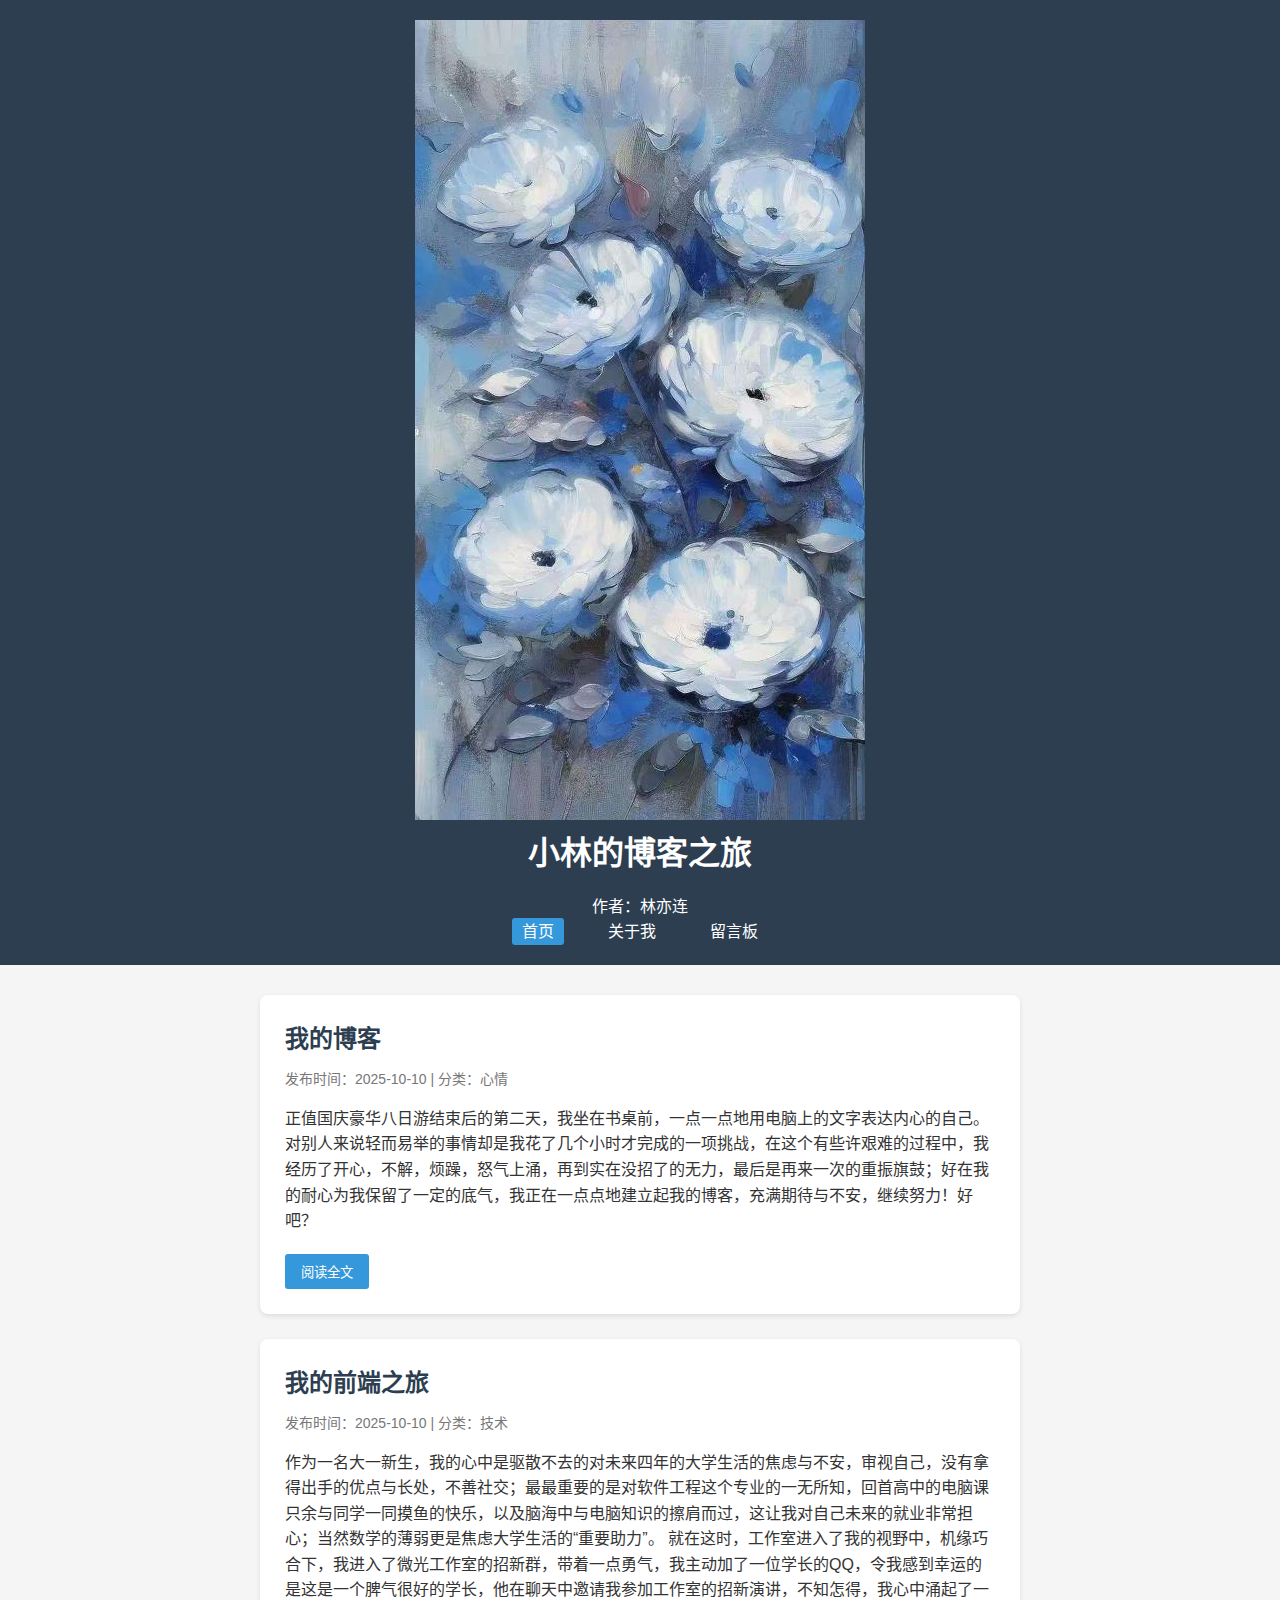
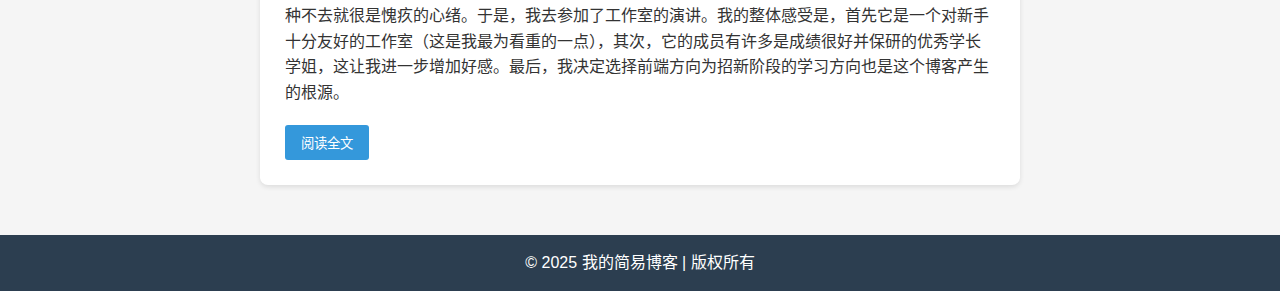
<file: my-blog/index.html>
<!DOCTYPE html>
<html lang="zh-CN">
<head>
    <meta charset="UTF-8">
    <meta name="viewport" content="width=device-width, initial-scale=1.0">
    <title>我的博客</title>
    <link rel="stylesheet" href="style.css">
</head>
<body>
    <header class="blog-header">
        <div
    class="avatar-container">
    <img src="avatar.jpg" alt="我的头像” class="blog-avatar">
</div>
<div
class="blog-title-area">
<h1 class="blog-title">小林的博客之旅</h1>
<p class="blog-author">作者：林亦连</p>
</div>
        <nav class="blog-nav">
            <a href=" " class="active">首页</a >
            <a href="#">关于我</a >
            <a href="#">留言板</a > 
        </nav>
    </header>

    <main class="blog-content">
        <article class="blog-post">
            <h2 class="post-title">我的博客</h2>
            <div class="post-meta">发布时间：2025-10-10 | 分类：心情</div>
            <p class="post-excerpt">正值国庆豪华八日游结束后的第二天，我坐在书桌前，一点一点地用电脑上的文字表达内心的自己。对别人来说轻而易举的事情却是我花了几个小时才完成的一项挑战，在这个有些许艰难的过程中，我经历了开心，不解，烦躁，怒气上涌，再到实在没招了的无力，最后是再来一次的重振旗鼓；好在我的耐心为我保留了一定的底气，我正在一点点地建立起我的博客，充满期待与不安，继续努力！好吧？</p >
            <button class="read-more">阅读全文</button>
        </article>

        <article class="blog-post">
            <h2 class="post-title">我的前端之旅</h2>
            <div class="post-meta">发布时间：2025-10-10 | 分类：技术</div>
            <p class="post-excerpt">作为一名大一新生，我的心中是驱散不去的对未来四年的大学生活的焦虑与不安，审视自己，没有拿得出手的优点与长处，不善社交；最最重要的是对软件工程这个专业的一无所知，回首高中的电脑课只余与同学一同摸鱼的快乐，以及脑海中与电脑知识的擦肩而过，这让我对自己未来的就业非常担心；当然数学的薄弱更是焦虑大学生活的“重要助力”。  
就在这时，工作室进入了我的视野中，机缘巧合下，我进入了微光工作室的招新群，带着一点勇气，我主动加了一位学长的QQ，令我感到幸运的是这是一个脾气很好的学长，他在聊天中邀请我参加工作室的招新演讲，不知怎得，我心中涌起了一种不去就很是愧疚的心绪。于是，我去参加了工作室的演讲。我的整体感受是，首先它是一个对新手十分友好的工作室（这是我最为看重的一点），其次，它的成员有许多是成绩很好并保研的优秀学长学姐，这让我进一步增加好感。最后，我决定选择前端方向为招新阶段的学习方向也是这个博客产生的根源。</p >
            <button class="read-more">阅读全文</button>
        </article>
    </main>

    <footer class="blog-footer">
        <p>© 2025 我的简易博客 | 版权所有</p >
    </footer>

    <script src="script.js"></script>
</body>
</html>
</file>
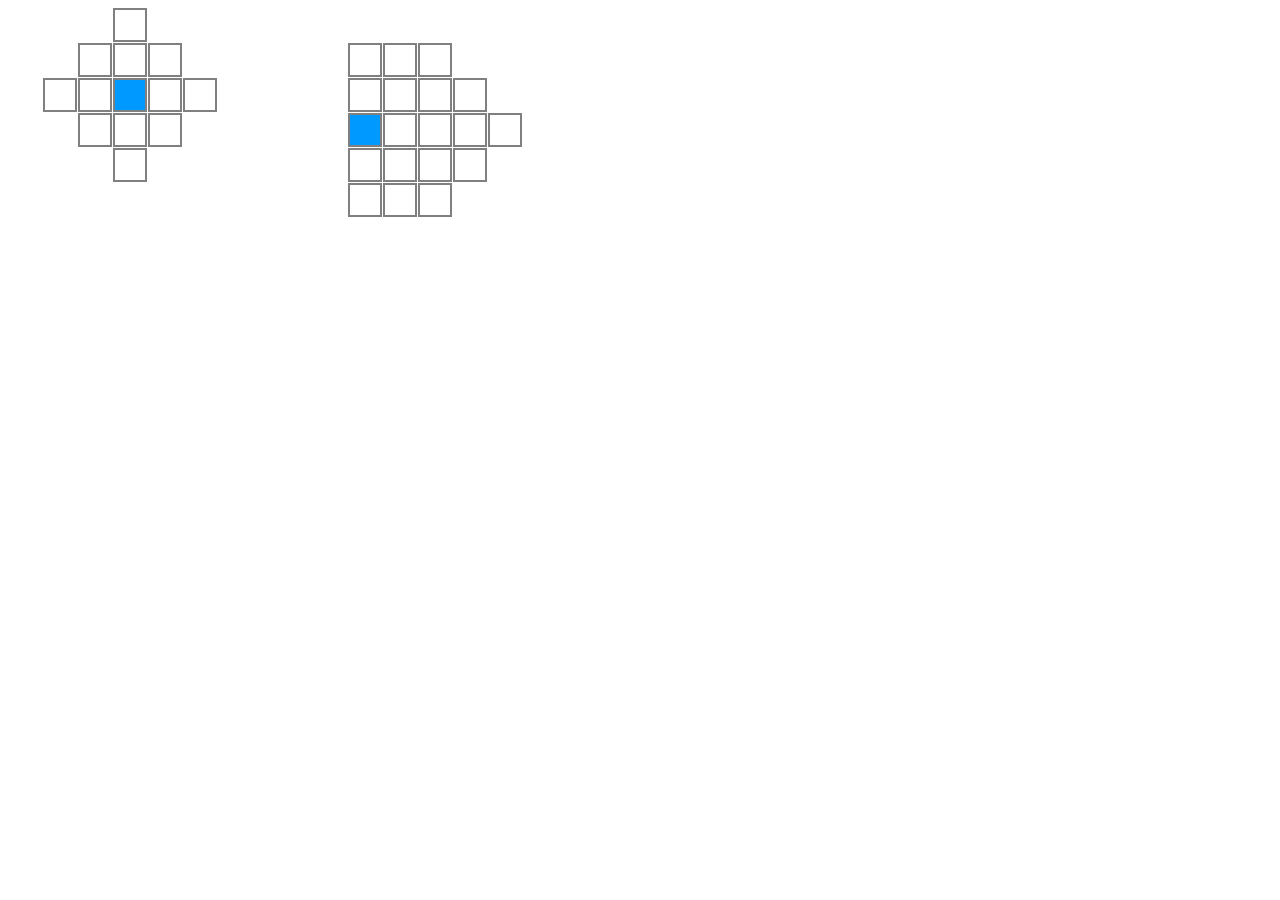
<file: 林亦连-2025090903029-前端03.html>
<!DOCTYPE html>
<html>
<head>
  <meta charset="UTF-8">
  <title>前端03</title>
  <style>
    body {
      display: flex;
      flex-direction: row;
      align-items: center;
      gap: 100px; 
    }
    .container {
      display: grid;
      gap: 5px; 
    }
    .box {
      border: 2px solid gray;
      width: 30px;
      height: 30px;
    }
    .blue {
      background-color: #0099ff; 
    }
      .cross-container {
      grid-template-columns: repeat(7, 30px);
      grid-template-rows: repeat(7, 30px);
    }
    .cross-1 { grid-row: 1 / 2; grid-column: 4 / 5; }
    .cross-2 { grid-row: 2 / 3; grid-column: 3 / 4; }
    .cross-3 { grid-row: 2 / 3; grid-column: 4 / 5; }
    .cross-4 { grid-row: 2 / 3; grid-column: 5 / 6; }
    .cross-5 { grid-row: 3 / 4; grid-column: 2 / 3; }
    .cross-6 { grid-row: 3 / 4; grid-column: 3 / 4; }
    .cross-7 { grid-row: 3 / 4; grid-column: 4 / 5; background-color: #0099ff; }
    .cross-8 { grid-row: 3 / 4; grid-column: 5 / 6; }
    .cross-9 { grid-row: 3 / 4; grid-column: 6 / 7; }
    .cross-10 { grid-row: 4 / 5; grid-column: 3 / 4; }
    .cross-11 { grid-row: 4 / 5; grid-column: 4 / 5; }
    .cross-12 { grid-row: 4 / 5; grid-column: 5 / 6; }
    .cross-13 { grid-row: 5 / 6; grid-column: 4 / 5; }
    .irregular-container {
      grid-template-columns: repeat(6, 30px);
      grid-template-rows: repeat(5, 30px);
    }
    .irregular-1 { grid-row: 1 / 2; grid-column: 1 / 2; }
    .irregular-2 { grid-row: 1 / 2; grid-column: 2 / 3; }
    .irregular-3 { grid-row: 1 / 2; grid-column: 3 / 4; }
    .irregular-4 { grid-row: 2 / 3; grid-column: 1 / 2; }
    .irregular-5 { grid-row: 2 / 3; grid-column: 2 / 3; }
    .irregular-6 { grid-row: 2 / 3; grid-column: 3 / 4; }
    .irregular-7 { grid-row: 2 / 3; grid-column: 4 / 5; }
    .irregular-8 { grid-row: 3 / 4; grid-column: 1 / 2; background-color: #0099ff; }
    .irregular-9 { grid-row: 3 / 4; grid-column: 2 / 3; }
    .irregular-10 { grid-row: 3 / 4; grid-column: 3 / 4; }
    .irregular-11 { grid-row: 3 / 4; grid-column: 4 / 5; }
    .irregular-12 { grid-row: 3 / 4; grid-column: 5 / 6; }
    .irregular-13 { grid-row: 4 / 5; grid-column: 1 / 2; }
    .irregular-14 { grid-row: 4 / 5; grid-column: 2 / 3; }
    .irregular-15 { grid-row: 4 / 5; grid-column: 3 / 4; }
    .irregular-16 { grid-row: 4 / 5; grid-column: 4 / 5; }
    .irregular-17{ grid-row: 5 / 6; grid-column: 1 / 2; }
    .irregular-18 { grid-row: 5 / 6; grid-column: 2 / 3; }
    .irregular-19 { grid-row: 5 / 6; grid-column: 3 / 4; }
  </style>
</head>
<body>
    <div class="container cross-container">
    <div class="box cross-1"></div>
    <div class="box cross-2"></div>
    <div class="box cross-3"></div>
    <div class="box cross-4"></div>
    <div class="box cross-5"></div>
    <div class="box cross-6"></div>
    <div class="box cross-7 blue"></div>
    <div class="box cross-8"></div>
    <div class="box cross-9"></div>
    <div class="box cross-10"></div>
    <div class="box cross-11"></div>
    <div class="box cross-12"></div>
    <div class="box cross-13"></div>
  </div>
    <div class="container irregular-container">
    <div class="box irregular-1"></div>
    <div class="box irregular-2"></div>
    <div class="box irregular-3"></div>
    <div class="box irregular-4"></div>
    <div class="box irregular-5"></div>
    <div class="box irregular-6"></div>
    <div class="box irregular-7"></div>
    <div class="box irregular-8 blue"></div>
    <div class="box irregular-9"></div>
    <div class="box irregular-10"></div>
    <div class="box irregular-11"></div>
    <div class="box irregular-12"></div>
    <div class="box irregular-13"></div>
    <div class="box irregular-14"></div>
    <div class="box irregular-15"></div>
    <div class="box irregular-16"></div>
    <div class="box irregular-17"></div>
    <div class="box irregular-18"></div>
    <div class="box irregular-19"></div>
  </div>
</body>
</html>
</file>
<file: my-blog/style.css>
* {
    margin: 0;
    padding: 0;
    box-sizing: border-box;
    font-family: "Arial", "微软雅黑", sans-serif;
}

body {
    background-color: #f5f5f5;
    color: #333;
    line-height: 1.6;
}

.blog-header {
    background-color: #2c3e50;
    color: white;
    padding: 20px;
    text-align: center;
}

.avatar-wrap {
    width: 80px;
    height: 80px;
    margin: 0 auto 15px;
    border-radius: 50%;
    overflow: hidden;
    border: 3px solid white;
}

.blog-avatar {
    width: 100%;
    height: 100%;
    object-fit: cover;
}

.blog-header h1 {
    margin-bottom: 15px;
}

nav a {
    color: white;
    text-decoration: none;
    margin: 0 15px;
    padding: 5px 10px;
    border-radius: 3px;
}

nav a.active, nav a:hover {
    background-color: #3498db;
}

.blog-content {
    max-width: 800px;
    margin: 30px auto;
    padding: 0 20px;
}

.blog-post {
    background-color: white;
    padding: 25px;
    margin-bottom: 25px;
    border-radius: 8px;
    box-shadow: 0 2px 5px rgba(0,0,0,0.1);
}

.post-title {
    color: #2c3e50;
    margin-bottom: 10px;
}

.post-meta {
    color: #777;
    font-size: 14px;
    margin-bottom: 15px;
}

.post-excerpt {
    margin-bottom: 20px;
}

.read-more {
    background-color: #3498db;
    color: white;
    border: none;
    padding: 8px 16px;
    border-radius: 3px;
    cursor: pointer;
    transition: background-color 0.3s;
}

.read-more:hover {
    background-color: #2980b9;
}

.blog-footer {
    background-color: #2c3e50;
    color: white;
    text-align: center;
    padding: 15px;
    margin-top: 50px;
}
</file>
